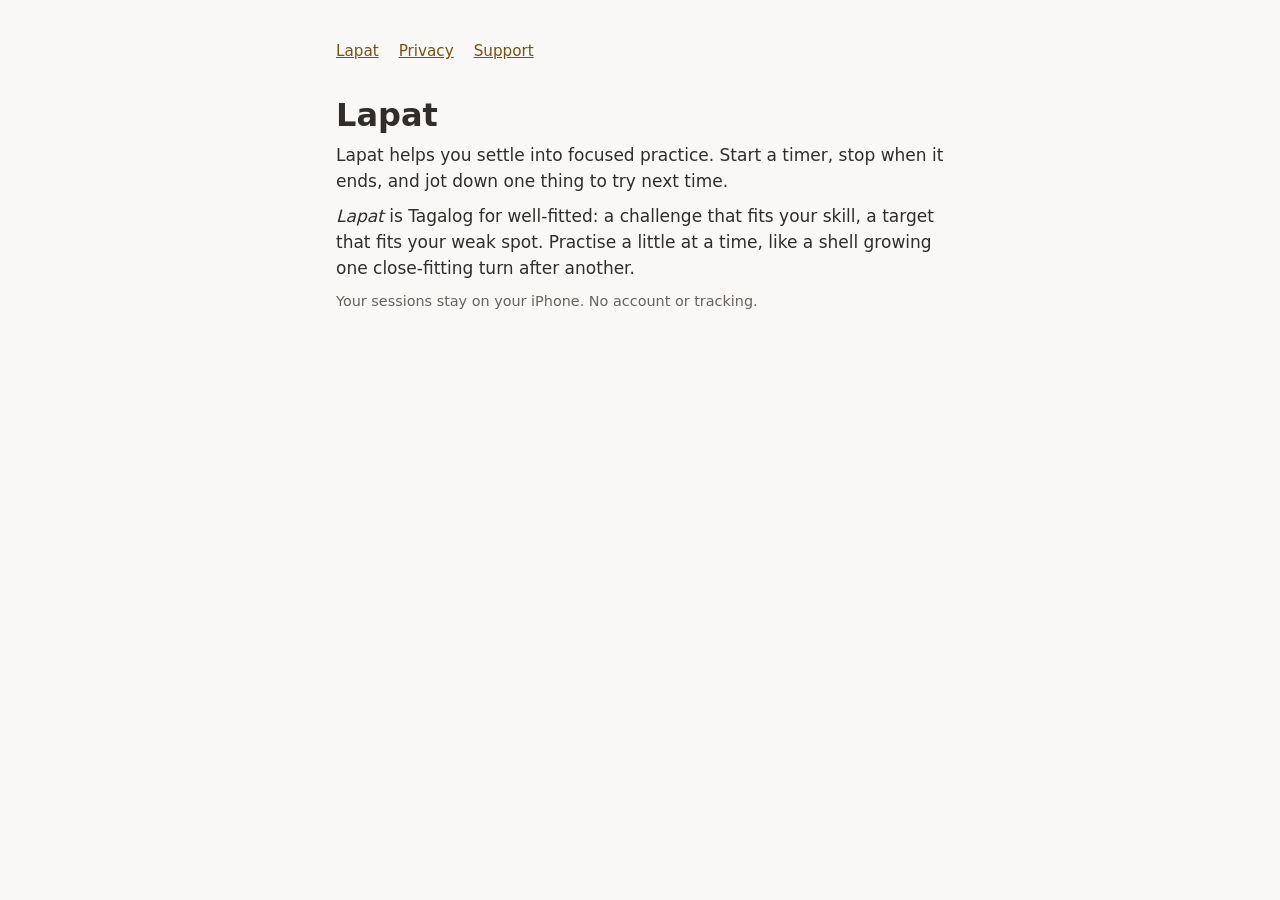
<file: index.html>
<!doctype html>
<html lang="en">
<head>
<meta charset="utf-8"><meta name="viewport" content="width=device-width, initial-scale=1">
<title>Lapat</title>
<link rel="stylesheet" href="style.css">
</head>
<body><main>
<nav><a href="index.html">Lapat</a><a href="privacy.html">Privacy</a><a href="support.html">Support</a></nav>
<h1>Lapat</h1>
<p>Lapat helps you settle into focused practice. Start a timer, stop when it ends, and jot down one thing to try next time.</p>
<p><em>Lapat</em> is Tagalog for well-fitted: a challenge that fits your skill, a target that fits your weak spot. Practise a little at a time, like a shell growing one close-fitting turn after another.</p>
<p class="muted">Your sessions stay on your iPhone. No account or tracking.</p>
</main></body>
</html>
</file>
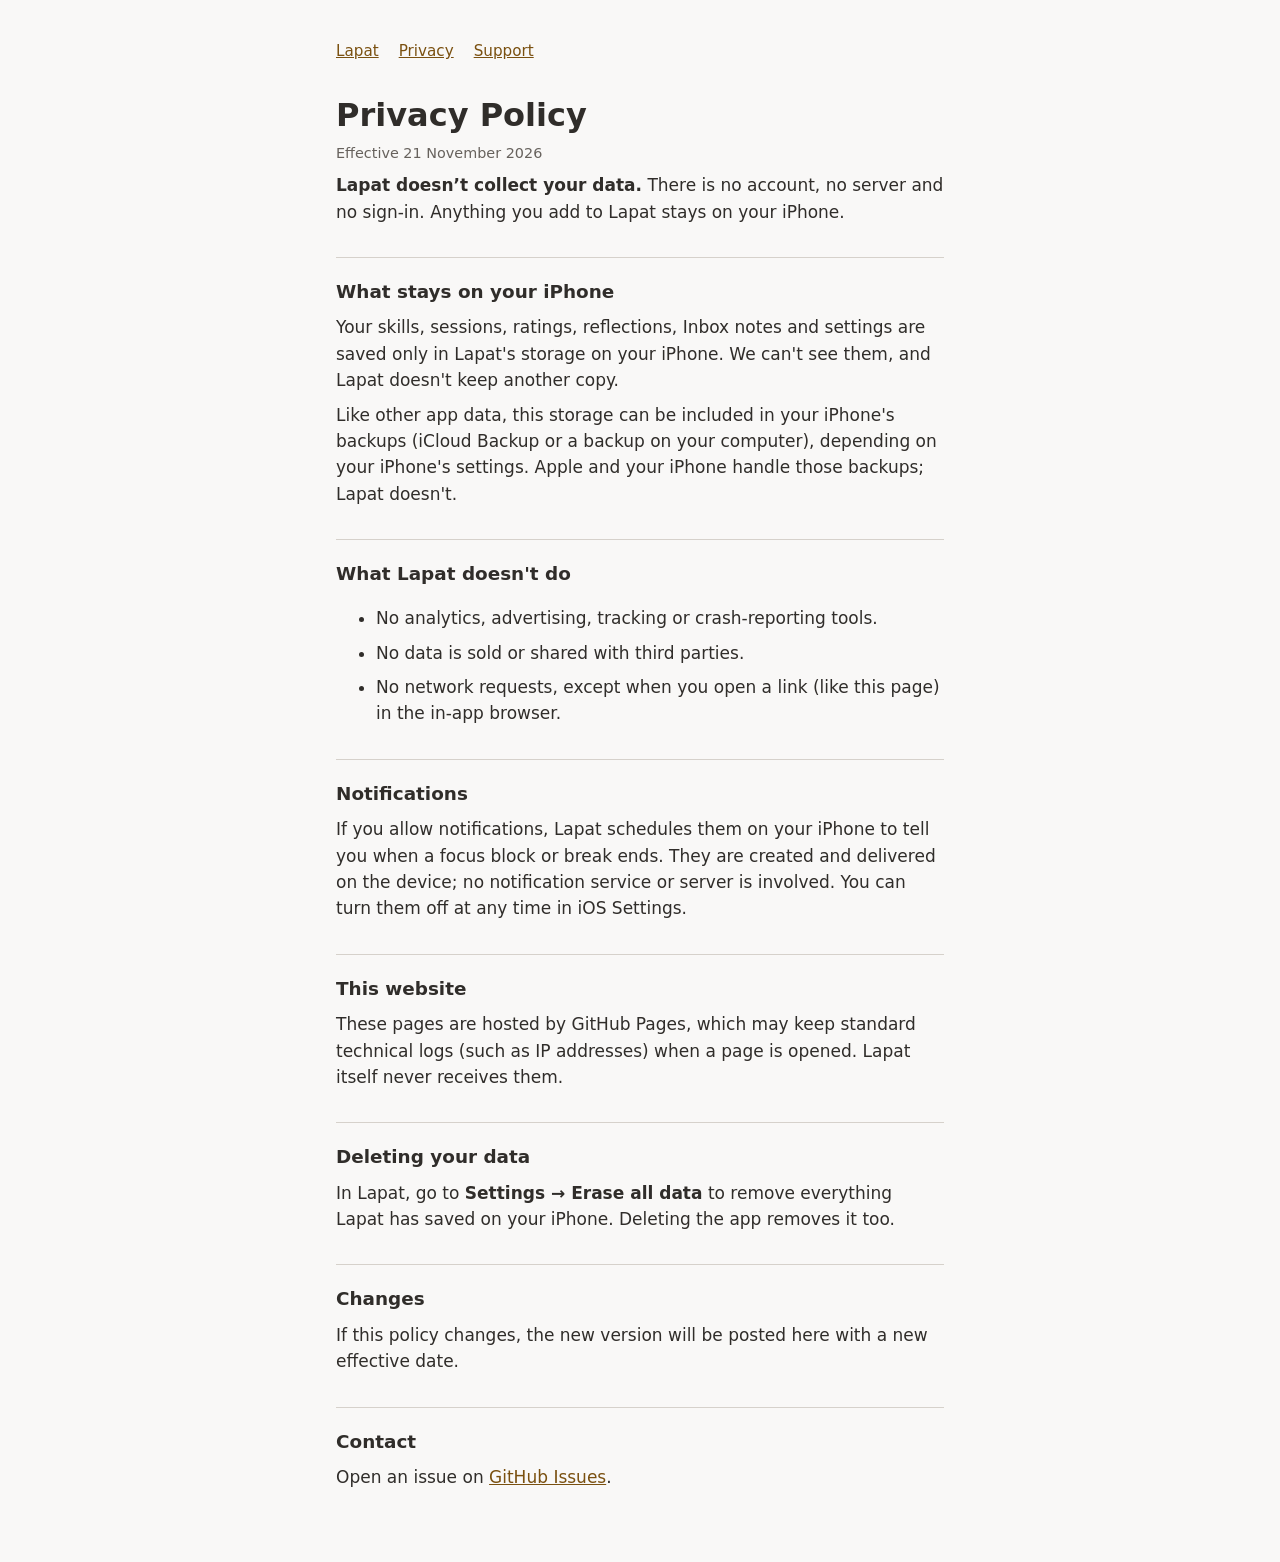
<file: privacy.html>
<!doctype html>
<html lang="en">
<head>
<meta charset="utf-8"><meta name="viewport" content="width=device-width, initial-scale=1">
<title>Lapat: Privacy Policy</title>
<link rel="stylesheet" href="style.css">
</head>
<body><main>
<nav><a href="index.html">Lapat</a><a href="privacy.html">Privacy</a><a href="support.html">Support</a></nav>
<h1>Privacy Policy</h1>
<p class="muted">Effective 21 November 2026</p>

<p><strong>Lapat doesn’t collect your data.</strong> There is no account, no server and no sign-in. Anything you add to Lapat stays on your iPhone.</p>

<h2>What stays on your iPhone</h2>
<p>Your skills, sessions, ratings, reflections, Inbox notes and settings are saved only in Lapat's storage on your iPhone. We can't see them, and Lapat doesn't keep another copy.</p>
<p>Like other app data, this storage can be included in your iPhone's backups (iCloud Backup or a backup on your computer), depending on your iPhone's settings. Apple and your iPhone handle those backups; Lapat doesn't.</p>

<h2>What Lapat doesn't do</h2>
<ul>
<li>No analytics, advertising, tracking or crash-reporting tools.</li>
<li>No data is sold or shared with third parties.</li>
<li>No network requests, except when you open a link (like this page) in the in-app browser.</li>
</ul>

<h2>Notifications</h2>
<p>If you allow notifications, Lapat schedules them on your iPhone to tell you when a focus block or break ends. They are created and delivered on the device; no notification service or server is involved. You can turn them off at any time in iOS Settings.</p>

<h2>This website</h2>
<p>These pages are hosted by GitHub Pages, which may keep standard technical logs (such as IP addresses) when a page is opened. Lapat itself never receives them.</p>

<h2>Deleting your data</h2>
<p>In Lapat, go to <strong>Settings → Erase all data</strong> to remove everything Lapat has saved on your iPhone. Deleting the app removes it too.</p>

<h2>Changes</h2>
<p>If this policy changes, the new version will be posted here with a new effective date.</p>

<h2>Contact</h2>
<p><!-- SUPPORT EMAIL: to add one, replace this sentence with: Email <a href="mailto:you@example.com">you@example.com</a>, or open an issue on GitHub Issues. -->Open an issue on <a href="https://github.com/jericojr23/groove-site/issues">GitHub Issues</a>.</p>
</main></body>
</html>
</file>
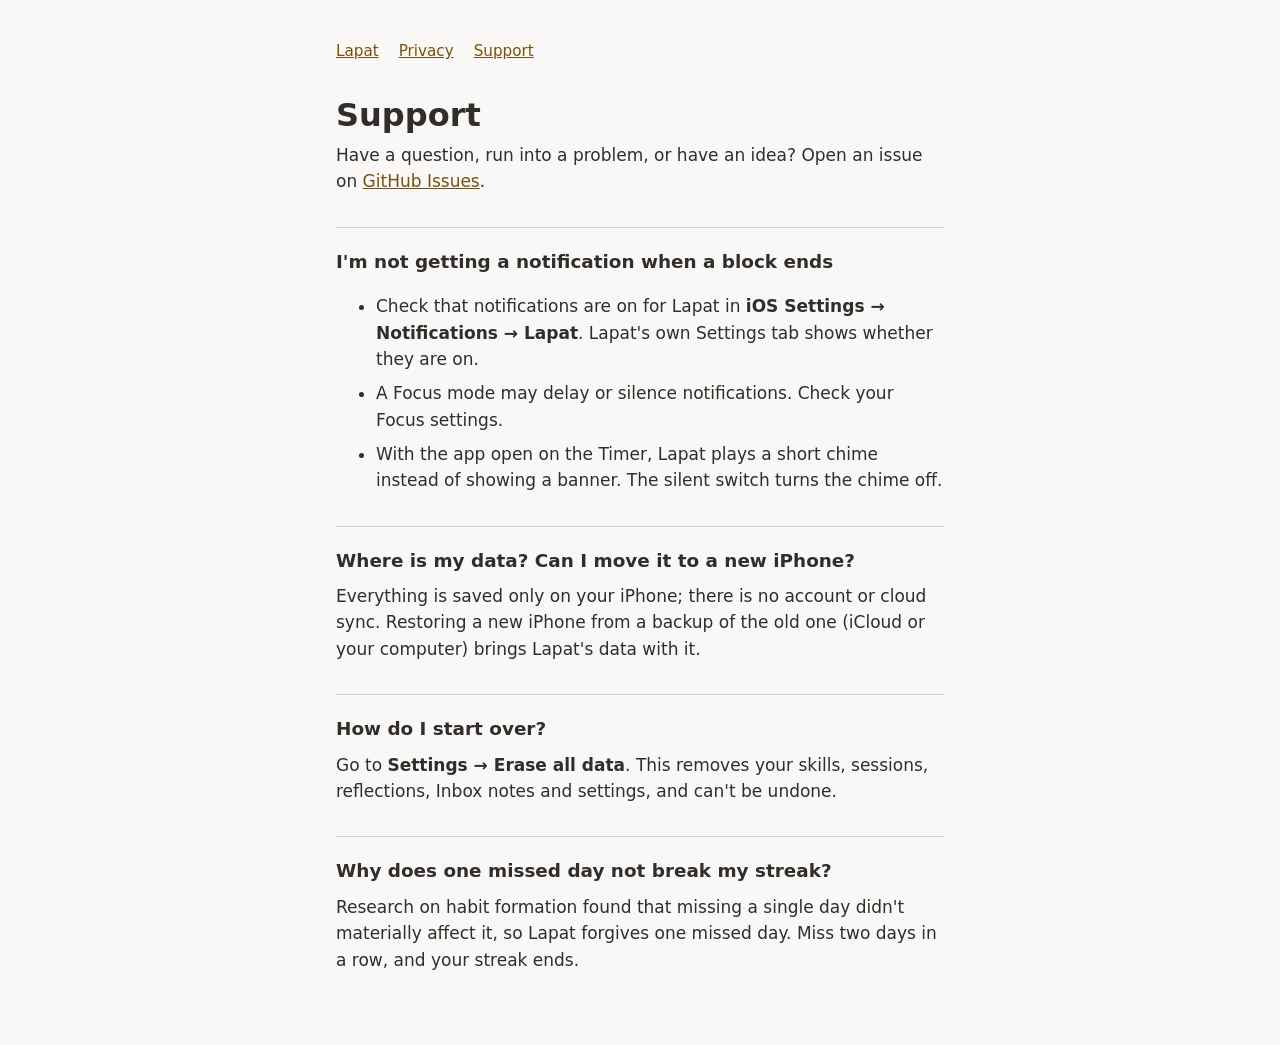
<file: support.html>
<!doctype html>
<html lang="en">
<head>
<meta charset="utf-8"><meta name="viewport" content="width=device-width, initial-scale=1">
<title>Lapat: Support</title>
<link rel="stylesheet" href="style.css">
</head>
<body><main>
<nav><a href="index.html">Lapat</a><a href="privacy.html">Privacy</a><a href="support.html">Support</a></nav>
<h1>Support</h1>
<p>Have a question, run into a problem, or have an idea? <!-- SUPPORT EMAIL: to add one, replace this sentence with: Email <a href="mailto:you@example.com">you@example.com</a>, or open an issue on GitHub Issues. -->Open an issue on <a href="https://github.com/jericojr23/groove-site/issues">GitHub Issues</a>.</p>

<h2>I'm not getting a notification when a block ends</h2>
<ul>
<li>Check that notifications are on for Lapat in <strong>iOS Settings → Notifications → Lapat</strong>. Lapat's own Settings tab shows whether they are on.</li>
<li>A Focus mode may delay or silence notifications. Check your Focus settings.</li>
<li>With the app open on the Timer, Lapat plays a short chime instead of showing a banner. The silent switch turns the chime off.</li>
</ul>

<h2>Where is my data? Can I move it to a new iPhone?</h2>
<p>Everything is saved only on your iPhone; there is no account or cloud sync. Restoring a new iPhone from a backup of the old one (iCloud or your computer) brings Lapat's data with it.</p>

<h2>How do I start over?</h2>
<p>Go to <strong>Settings → Erase all data</strong>. This removes your skills, sessions, reflections, Inbox notes and settings, and can't be undone.</p>

<h2>Why does one missed day not break my streak?</h2>
<p>Research on habit formation found that missing a single day didn't materially affect it, so Lapat forgives one missed day. Miss two days in a row, and your streak ends.</p>
</main></body>
</html>
</file>
<file: style.css>
/* Groove's Passbook Rule tokens (DESIGN.md), light and dark. System fonts only: these pages make no third-party requests. */
:root {
  --canvas: #f9f8f7; --surface: #fdfdfc; --line: #d6d1cb; --ink: #302d2a; --muted: #67625d; --accent: #7a5010;
  color-scheme: light dark;
}
@media (prefers-color-scheme: dark) {
  :root { --canvas: #131312; --surface: #1a1918; --line: #3f3b36; --ink: #eae7e3; --muted: #bcb6b0; --accent: #e0b465; }
}
* { box-sizing: border-box; }
body { margin: 0; background: var(--canvas); color: var(--ink); font: 17px/1.55 -apple-system, BlinkMacSystemFont, "Segoe UI", system-ui, sans-serif; }
main { max-width: 40rem; margin: 0 auto; padding: 2.5rem 1rem 4rem; }
h1 { font-size: 2rem; line-height: 1.2; margin: 0 0 .25rem; }
h2 { font-size: 1.15rem; margin: 2rem 0 .5rem; padding-top: 1.25rem; border-top: 1px solid var(--line); }
p, li { margin: .5rem 0; }
.muted { color: var(--muted); font-size: .9rem; }
a { color: var(--accent); }
nav { display: flex; gap: 1.25rem; margin-bottom: 2rem; font-size: .95rem; }
</file>
